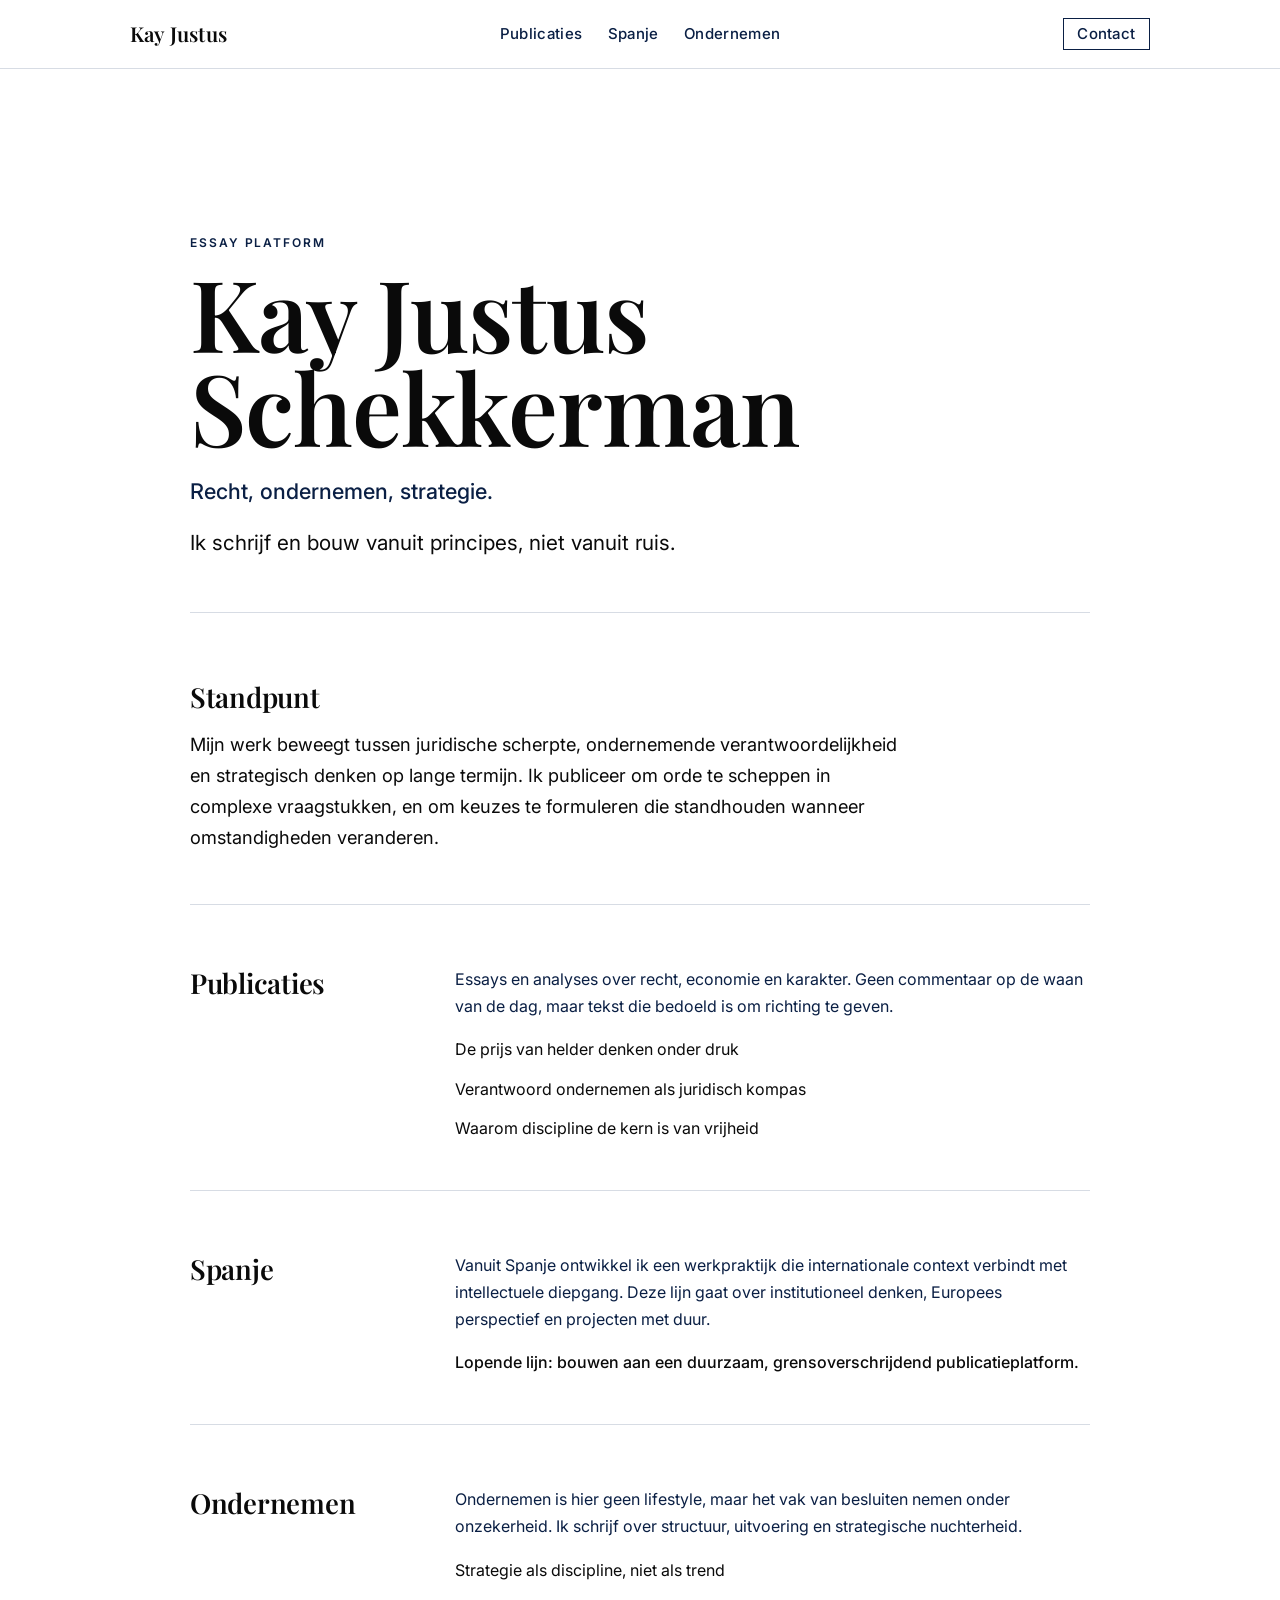
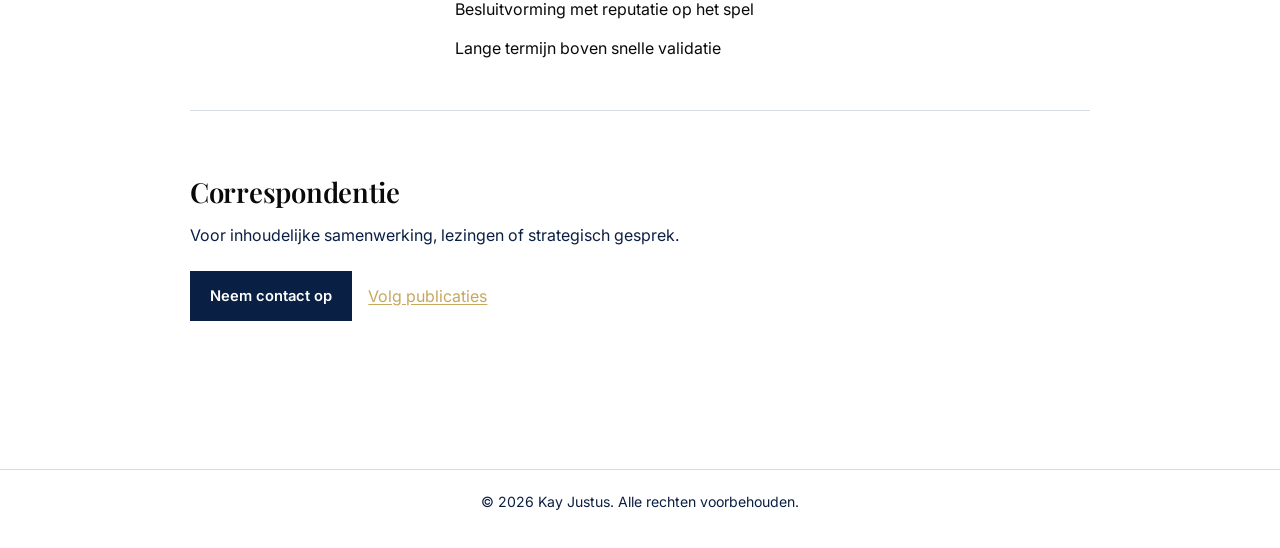
<file: index.html>
<!doctype html>
<html lang="nl">
  <head>
    <meta charset="UTF-8" />
    <meta name="viewport" content="width=device-width, initial-scale=1.0" />
    <meta
      name="description"
      content="Kay Justus Schekkerman schrijft over recht, ondernemen en strategie vanuit een klassiek en principieel perspectief."
    />
    <title>Kay Justus Schekkerman</title>
    <link rel="preconnect" href="https://fonts.googleapis.com" />
    <link rel="preconnect" href="https://fonts.gstatic.com" crossorigin />
    <link
      href="https://fonts.googleapis.com/css2?family=Inter:wght@400;500;600&family=Playfair+Display:wght@500;600&display=swap"
      rel="stylesheet"
    />
    <link rel="stylesheet" href="styles.css" />
  </head>
  <body>
    <header class="site-header">
      <div class="page header-inner">
        <a class="brand" href="index.html" aria-label="Naar homepage">Kay Justus</a>
        <nav class="main-nav" aria-label="Hoofdnavigatie">
          <a href="publicaties.html" data-nav="publicaties">Publicaties</a>
          <a href="spanje.html" data-nav="spanje">Spanje</a>
          <a href="ondernemen.html" data-nav="ondernemen">Ondernemen</a>
        </nav>
        <a class="header-contact" href="/contact">Contact</a>
      </div>
    </header>

    <main class="page home-main">
      <!-- Subtle Great Wave texture source: Wikimedia Commons, public domain (PD-Art): https://commons.wikimedia.org/wiki/File:Great_Wave_off_Kanagawa2.jpg -->
      <section class="hero-editorial" aria-labelledby="site-title">
        <p class="hero-kicker">Essay Platform</p>
        <h1 id="site-title">Kay Justus Schekkerman</h1>
        <p class="hero-subtitle">Recht, ondernemen, strategie.</p>
        <p class="hero-signature">Ik schrijf en bouw vanuit principes, niet vanuit ruis.</p>
      </section>

      <section class="intro-editorial" aria-labelledby="intro-title">
        <h2 id="intro-title">Standpunt</h2>
        <p>
          Mijn werk beweegt tussen juridische scherpte, ondernemende verantwoordelijkheid en strategisch denken op
          lange termijn. Ik publiceer om orde te scheppen in complexe vraagstukken, en om keuzes te formuleren die
          standhouden wanneer omstandigheden veranderen.
        </p>
      </section>

      <section class="editorial-section" aria-labelledby="publicaties-title">
        <div class="section-headline-wrap">
          <h2 id="publicaties-title">Publicaties</h2>
        </div>
        <div class="section-content-wrap">
          <p>
            Essays en analyses over recht, economie en karakter. Geen commentaar op de waan van de dag, maar tekst die
            bedoeld is om richting te geven.
          </p>
          <ul class="editorial-links" aria-label="Recente publicaties">
            <li><a href="blog.html">De prijs van helder denken onder druk</a></li>
            <li><a href="publicaties.html">Verantwoord ondernemen als juridisch kompas</a></li>
            <li><a href="blog.html">Waarom discipline de kern is van vrijheid</a></li>
          </ul>
        </div>
      </section>

      <section class="editorial-section" aria-labelledby="spanje-title">
        <div class="section-headline-wrap">
          <h2 id="spanje-title">Spanje</h2>
        </div>
        <div class="section-content-wrap">
          <p>
            Vanuit Spanje ontwikkel ik een werkpraktijk die internationale context verbindt met intellectuele diepgang.
            Deze lijn gaat over institutioneel denken, Europees perspectief en projecten met duur.
          </p>
          <p class="single-line-note">Lopende lijn: bouwen aan een duurzaam, grensoverschrijdend publicatieplatform.</p>
        </div>
      </section>

      <section class="editorial-section" aria-labelledby="ondernemen-title">
        <div class="section-headline-wrap">
          <h2 id="ondernemen-title">Ondernemen</h2>
        </div>
        <div class="section-content-wrap">
          <p>
            Ondernemen is hier geen lifestyle, maar het vak van besluiten nemen onder onzekerheid. Ik schrijf over
            structuur, uitvoering en strategische nuchterheid.
          </p>
          <ul class="editorial-links" aria-label="Thema's ondernemen">
            <li><a href="ondernemen.html">Strategie als discipline, niet als trend</a></li>
            <li><a href="ondernemen.html">Besluitvorming met reputatie op het spel</a></li>
            <li><a href="ondernemen.html">Lange termijn boven snelle validatie</a></li>
          </ul>
        </div>
      </section>

      <section class="closing-cta" aria-labelledby="cta-title">
        <h2 id="cta-title">Correspondentie</h2>
        <p>Voor inhoudelijke samenwerking, lezingen of strategisch gesprek.</p>
        <div class="closing-cta-actions">
          <a class="button button-primary" href="/contact">Neem contact op</a>
          <a class="text-link" href="blog.html">Volg publicaties</a>
        </div>
      </section>
    </main>

    <footer class="footer">
      <p>© <span id="year"></span> Kay Justus. Alle rechten voorbehouden.</p>
    </footer>

    <script>
      document.getElementById('year').textContent = new Date().getFullYear();

      const normalizePathname = (pathname) => {
        if (!pathname) return '/';
        const withoutIndex = pathname.replace(/\/index\.html$/, '/');
        const withoutExtension = withoutIndex.replace(/\.html$/, '');
        return withoutExtension.replace(/\/+$/, '') || '/';
      };

      const updateActiveNavigation = () => {
        const currentPath = normalizePathname(window.location.pathname);
        const isPublicatiesRoute = /^\/(publicaties|blog|writings)(\/|$)/.test(currentPath);
        const isSpanjeRoute = /^\/spanje(\/|$)/.test(currentPath);
        const isOndernemenRoute = /^\/ondernemen(\/|$)/.test(currentPath);
        const isContactRoute = /^\/contact(\/|$)/.test(currentPath);

        document.querySelectorAll('.main-nav [data-nav]').forEach((link) => {
          const isPublicatiesActive = link.dataset.nav === 'publicaties' && isPublicatiesRoute;
          const isSpanjeActive = link.dataset.nav === 'spanje' && isSpanjeRoute;
          const isOndernemenActive = link.dataset.nav === 'ondernemen' && isOndernemenRoute;

          if (isPublicatiesActive || isSpanjeActive || isOndernemenActive) {
            link.setAttribute('aria-current', 'page');
          } else {
            link.removeAttribute('aria-current');
          }
        });

        const contactLink = document.querySelector('.header-contact');

        if (contactLink) {
          if (isContactRoute) {
            contactLink.setAttribute('aria-current', 'page');
          } else {
            contactLink.removeAttribute('aria-current');
          }
        }
      };

      updateActiveNavigation();
    </script>
  </body>
</html>
</file>
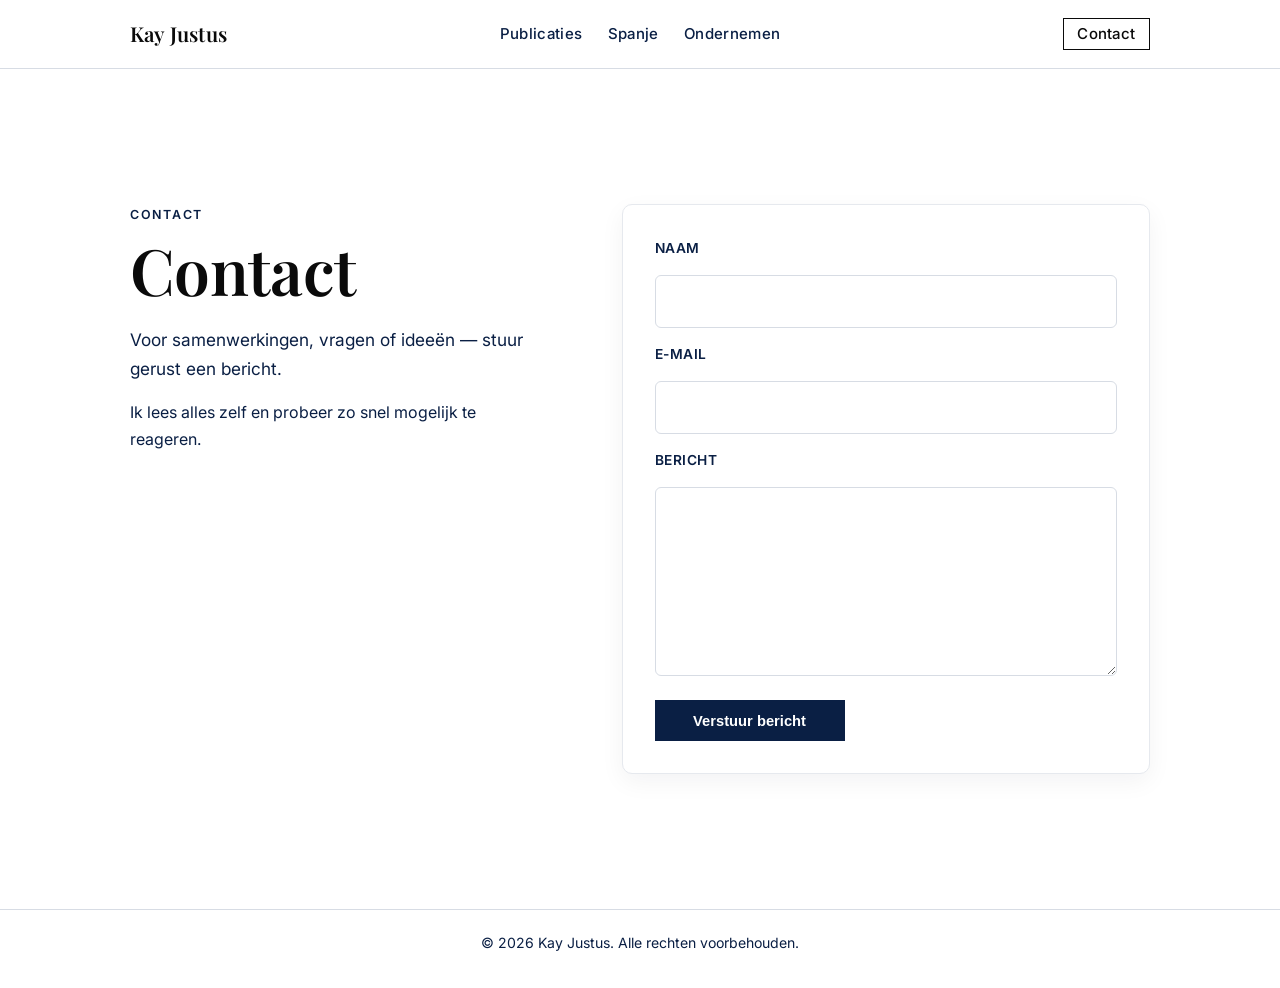
<file: contact/index.html>
<!doctype html>
<html lang="nl">
  <head>
    <meta charset="UTF-8" />
    <meta name="viewport" content="width=device-width, initial-scale=1.0" />
    <meta
      name="description"
      content="Contactpagina van Kay Justus voor samenwerkingen, redactionele vragen en professionele aanvragen."
    />
    <title>Contact | Kay Justus</title>
    <link rel="preconnect" href="https://fonts.googleapis.com" />
    <link rel="preconnect" href="https://fonts.gstatic.com" crossorigin />
    <link
      href="https://fonts.googleapis.com/css2?family=Inter:wght@400;500;600&family=Playfair+Display:wght@500;600&display=swap"
      rel="stylesheet"
    />
    <link rel="stylesheet" href="../styles.css" />
  </head>
  <body>
    <header class="site-header">
      <div class="page header-inner">
        <a class="brand" href="/" aria-label="Naar homepage">Kay Justus</a>
        <nav class="main-nav" aria-label="Hoofdnavigatie">
          <a href="/publicaties.html" data-nav="publicaties">Publicaties</a>
          <a href="/spanje.html" data-nav="spanje">Spanje</a>
          <a href="/ondernemen.html" data-nav="ondernemen">Ondernemen</a>
        </nav>
        <a class="header-contact" href="/contact" aria-current="page">Contact</a>
      </div>
    </header>

    <main class="page">
      <section class="contact-layout" aria-labelledby="contact-title">
        <div class="contact-intro">
          <p class="eyebrow">Contact</p>
          <h1 id="contact-title">Contact</h1>
          <p class="contact-lead">Voor samenwerkingen, vragen of ideeën — stuur gerust een bericht.</p>
          <p class="contact-note">Ik lees alles zelf en probeer zo snel mogelijk te reageren.</p>
        </div>

        <div class="contact-form-shell" aria-live="polite">
          <form id="contact-form" class="contact-form" novalidate>
            <label for="name">Naam</label>
            <input id="name" name="name" type="text" required autocomplete="name" />

            <label for="email">E-mail</label>
            <input id="email" name="email" type="email" required autocomplete="email" />

            <label for="message">Bericht</label>
            <textarea id="message" name="message" rows="6" required></textarea>

            <button type="submit" class="button button-primary">Verstuur bericht</button>
            <p id="form-message" class="form-feedback" hidden></p>
          </form>
        </div>
      </section>
    </main>

    <footer class="footer">
      <p>© <span id="year"></span> Kay Justus. Alle rechten voorbehouden.</p>
    </footer>

    <script>
      document.getElementById('year').textContent = new Date().getFullYear();

      const form = document.getElementById('contact-form');
      const feedback = document.getElementById('form-message');

      form.addEventListener('submit', (event) => {
        event.preventDefault();

        if (!form.checkValidity()) {
          feedback.hidden = false;
          feedback.textContent = 'Controleer of alle verplichte velden zijn ingevuld.';
          feedback.classList.add('is-error');
          feedback.classList.remove('is-success');
          form.reportValidity();
          return;
        }

        feedback.hidden = false;
        feedback.textContent = 'Bericht verzonden. Ik neem snel contact op.';
        feedback.classList.add('is-success');
        feedback.classList.remove('is-error');
        form.reset();
      });
    </script>
  </body>
</html>
</file>
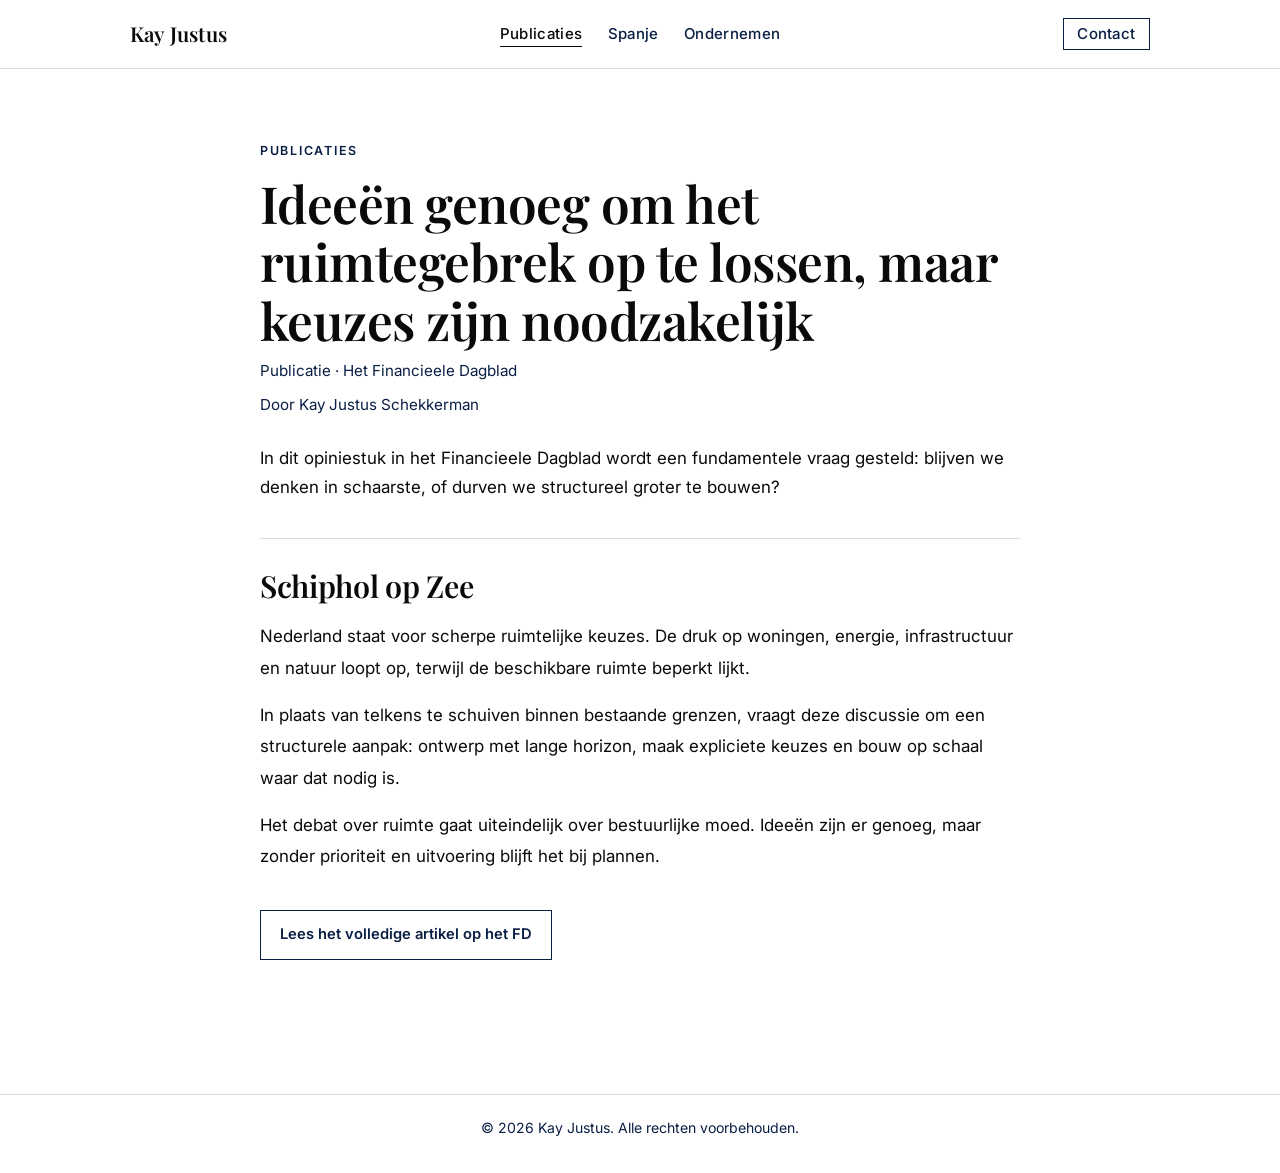
<file: blog.html>
<!doctype html>
<html lang="nl">
  <head>
    <meta charset="UTF-8" />
    <meta name="viewport" content="width=device-width, initial-scale=1.0" />
    <meta
      name="description"
      content="Publicatiepagina van Kay Justus met een opiniestuk uit Het Financieele Dagblad over ruimtelijke keuzes in Nederland."
    />
    <title>Ideeën genoeg om het ruimtegebrek op te lossen, maar keuzes zijn noodzakelijk | Publicaties</title>
    <link rel="preconnect" href="https://fonts.googleapis.com" />
    <link rel="preconnect" href="https://fonts.gstatic.com" crossorigin />
    <link
      href="https://fonts.googleapis.com/css2?family=Inter:wght@400;500;600&family=Playfair+Display:wght@500;600&display=swap"
      rel="stylesheet"
    />
    <link rel="stylesheet" href="styles.css" />
  </head>
  <body>
    <header class="site-header">
      <div class="page header-inner">
        <a class="brand" href="index.html" aria-label="Naar homepage">Kay Justus</a>
        <nav class="main-nav" aria-label="Hoofdnavigatie">
          <a href="publicaties.html" data-nav="publicaties">Publicaties</a>
          <a href="spanje.html" data-nav="spanje">Spanje</a>
          <a href="ondernemen.html" data-nav="ondernemen">Ondernemen</a>
        </nav>
        <a class="header-contact" href="/contact">Contact</a>
      </div>
    </header>

    <main class="page publication-page">
      <section class="publication-header" aria-labelledby="publication-title">
        <p class="eyebrow">Publicaties</p>
        <h1 id="publication-title">Ideeën genoeg om het ruimtegebrek op te lossen, maar keuzes zijn noodzakelijk</h1>
        <p class="publication-meta">Publicatie · Het Financieele Dagblad</p>
        <p class="publication-author">Door Kay Justus Schekkerman</p>
        <p class="publication-intro">
          In dit opiniestuk in het Financieele Dagblad wordt een fundamentele vraag gesteld: blijven we denken in
          schaarste, of durven we structureel groter te bouwen?
        </p>
      </section>

      <article class="fd-article" aria-labelledby="fd-article-title">
        <h2 id="fd-article-title">Schiphol op Zee</h2>
        <p>
          Nederland staat voor scherpe ruimtelijke keuzes. De druk op woningen, energie, infrastructuur en natuur loopt
          op, terwijl de beschikbare ruimte beperkt lijkt.
        </p>
        <p>
          In plaats van telkens te schuiven binnen bestaande grenzen, vraagt deze discussie om een structurele aanpak:
          ontwerp met lange horizon, maak expliciete keuzes en bouw op schaal waar dat nodig is.
        </p>
        <p>
          Het debat over ruimte gaat uiteindelijk over bestuurlijke moed. Ideeën zijn er genoeg, maar zonder prioriteit
          en uitvoering blijft het bij plannen.
        </p>
      </article>

      <nav class="actions publication-actions" aria-label="Externe link naar publicatie">
        <a
          class="button button-secondary"
          href="https://fd.nl/opinie/1590535/ideeen-genoeg-om-het-ruimtegebrek-op-te-lossen-maar-keuzes-zijn-noodzakelijk"
          target="_blank"
          rel="noopener noreferrer"
          >Lees het volledige artikel op het FD</a
        >
      </nav>
    </main>

    <footer class="footer">
      <p>© <span id="year"></span> Kay Justus. Alle rechten voorbehouden.</p>
    </footer>

    <script>
      document.getElementById('year').textContent = new Date().getFullYear();

      const normalizePathname = (pathname) => {
        if (!pathname) return '/';
        const withoutIndex = pathname.replace(/\/index\.html$/, '/');
        const withoutExtension = withoutIndex.replace(/\.html$/, '');
        return withoutExtension.replace(/\/+$/, '') || '/';
      };

      const updateActiveNavigation = () => {
        const currentPath = normalizePathname(window.location.pathname);
        const isPublicatiesRoute = /^\/(publicaties|blog|writings)(\/|$)/.test(currentPath);
        const isSpanjeRoute = /^\/spanje(\/|$)/.test(currentPath);
        const isOndernemenRoute = /^\/ondernemen(\/|$)/.test(currentPath);
        const isContactRoute = /^\/contact(\/|$)/.test(currentPath);

        document.querySelectorAll('.main-nav [data-nav]').forEach((link) => {
          const isPublicatiesActive = link.dataset.nav === 'publicaties' && isPublicatiesRoute;
          const isSpanjeActive = link.dataset.nav === 'spanje' && isSpanjeRoute;
          const isOndernemenActive = link.dataset.nav === 'ondernemen' && isOndernemenRoute;

          if (isPublicatiesActive || isSpanjeActive || isOndernemenActive) {
            link.setAttribute('aria-current', 'page');
          } else {
            link.removeAttribute('aria-current');
          }
        });

        const contactLink = document.querySelector('.header-contact');

        if (contactLink) {
          if (isContactRoute) {
            contactLink.setAttribute('aria-current', 'page');
          } else {
            contactLink.removeAttribute('aria-current');
          }
        }
      };

      updateActiveNavigation();
    </script>
  </body>
</html>
</file>
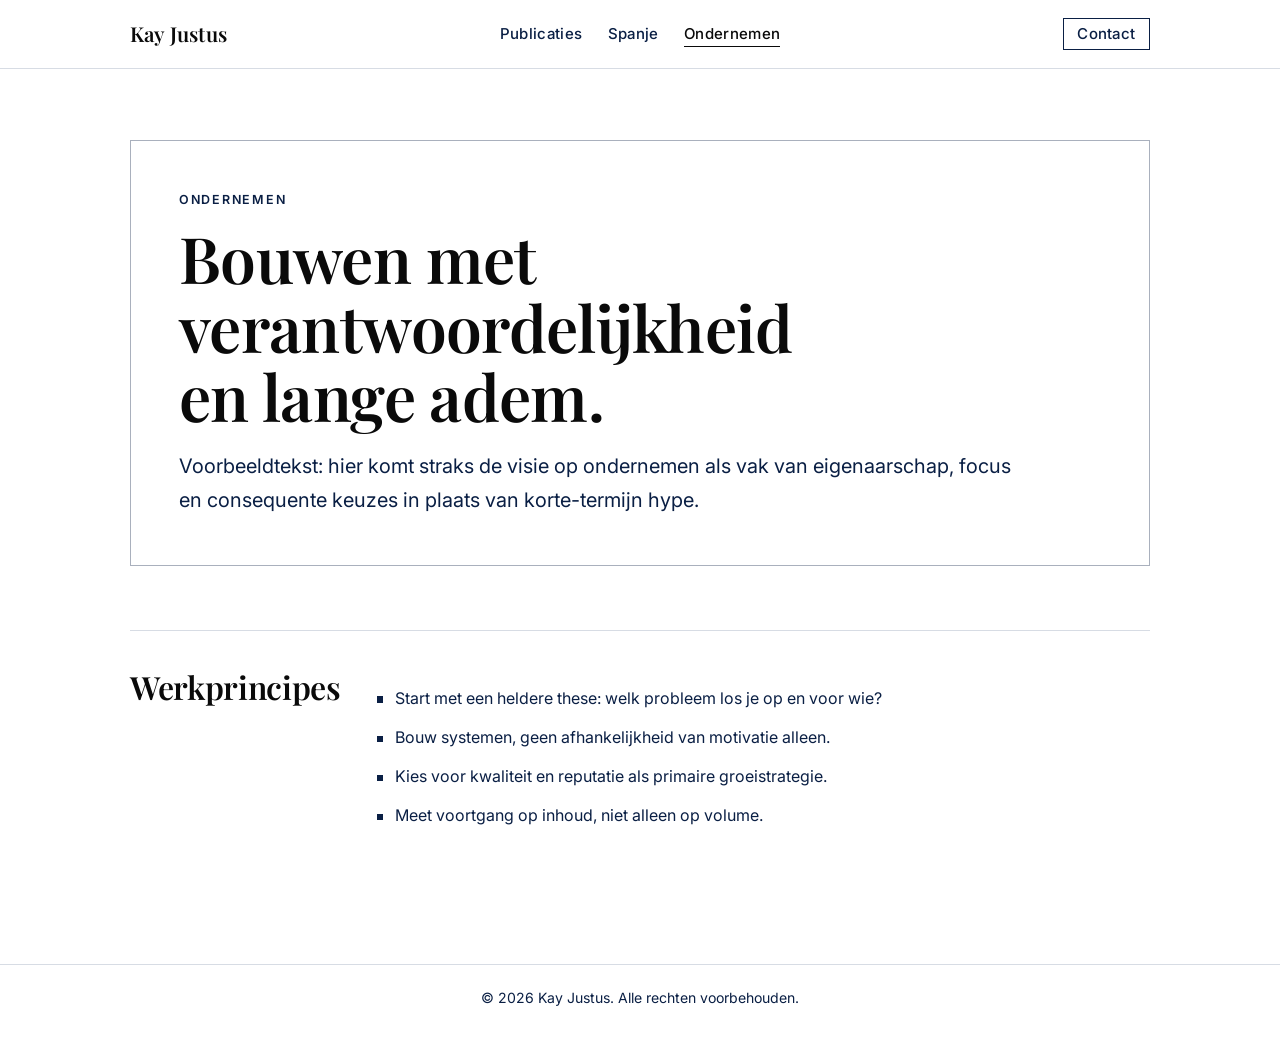
<file: ondernemen.html>
<!doctype html>
<html lang="nl">
  <head>
    <meta charset="UTF-8" />
    <meta name="viewport" content="width=device-width, initial-scale=1.0" />
    <meta
      name="description"
      content="Ondernemen-pagina van Kay Justus met ideeën over bouwen, eigenaarschap en duurzame zakelijke keuzes."
    />
    <title>Ondernemen | Kay Justus</title>
    <link rel="preconnect" href="https://fonts.googleapis.com" />
    <link rel="preconnect" href="https://fonts.gstatic.com" crossorigin />
    <link
      href="https://fonts.googleapis.com/css2?family=Inter:wght@400;500;600&family=Playfair+Display:wght@500;600&display=swap"
      rel="stylesheet"
    />
    <link rel="stylesheet" href="styles.css" />
  </head>
  <body>
    <header class="site-header">
      <div class="page header-inner">
        <a class="brand" href="index.html" aria-label="Naar homepage">Kay Justus</a>
        <nav class="main-nav" aria-label="Hoofdnavigatie">
          <a href="publicaties.html" data-nav="publicaties">Publicaties</a>
          <a href="spanje.html" data-nav="spanje">Spanje</a>
          <a href="ondernemen.html" data-nav="ondernemen">Ondernemen</a>
        </nav>
        <a class="header-contact" href="/contact">Contact</a>
      </div>
    </header>

    <main class="page">
      <section class="hero" aria-labelledby="ondernemen-title">
        <p class="eyebrow">Ondernemen</p>
        <h1 id="ondernemen-title">Bouwen met verantwoordelijkheid en lange adem.</h1>
        <p class="positioning">
          Voorbeeldtekst: hier komt straks de visie op ondernemen als vak van eigenaarschap, focus en consequente
          keuzes in plaats van korte-termijn hype.
        </p>
      </section>

      <section class="section-grid" aria-labelledby="principes-title">
        <h2 id="principes-title">Werkprincipes</h2>
        <div class="section-body">
          <ul class="structured-list">
            <li>Start met een heldere these: welk probleem los je op en voor wie?</li>
            <li>Bouw systemen, geen afhankelijkheid van motivatie alleen.</li>
            <li>Kies voor kwaliteit en reputatie als primaire groeistrategie.</li>
            <li>Meet voortgang op inhoud, niet alleen op volume.</li>
          </ul>
        </div>
      </section>
    </main>

    <footer class="footer">
      <p>© <span id="year"></span> Kay Justus. Alle rechten voorbehouden.</p>
    </footer>

    <script>
      document.getElementById('year').textContent = new Date().getFullYear();

      const normalizePathname = (pathname) => {
        if (!pathname) return '/';
        const withoutIndex = pathname.replace(/\/index\.html$/, '/');
        const withoutExtension = withoutIndex.replace(/\.html$/, '');
        return withoutExtension.replace(/\/+$/, '') || '/';
      };

      const updateActiveNavigation = () => {
        const currentPath = normalizePathname(window.location.pathname);
        const isPublicatiesRoute = /^\/(publicaties|blog|writings)(\/|$)/.test(currentPath);
        const isSpanjeRoute = /^\/spanje(\/|$)/.test(currentPath);
        const isOndernemenRoute = /^\/ondernemen(\/|$)/.test(currentPath);
        const isContactRoute = /^\/contact(\/|$)/.test(currentPath);

        document.querySelectorAll('.main-nav [data-nav]').forEach((link) => {
          const isPublicatiesActive = link.dataset.nav === 'publicaties' && isPublicatiesRoute;
          const isSpanjeActive = link.dataset.nav === 'spanje' && isSpanjeRoute;
          const isOndernemenActive = link.dataset.nav === 'ondernemen' && isOndernemenRoute;

          if (isPublicatiesActive || isSpanjeActive || isOndernemenActive) {
            link.setAttribute('aria-current', 'page');
          } else {
            link.removeAttribute('aria-current');
          }
        });

        const contactLink = document.querySelector('.header-contact');

        if (contactLink) {
          if (isContactRoute) {
            contactLink.setAttribute('aria-current', 'page');
          } else {
            contactLink.removeAttribute('aria-current');
          }
        }
      };

      updateActiveNavigation();
    </script>
  </body>
</html>
</file>
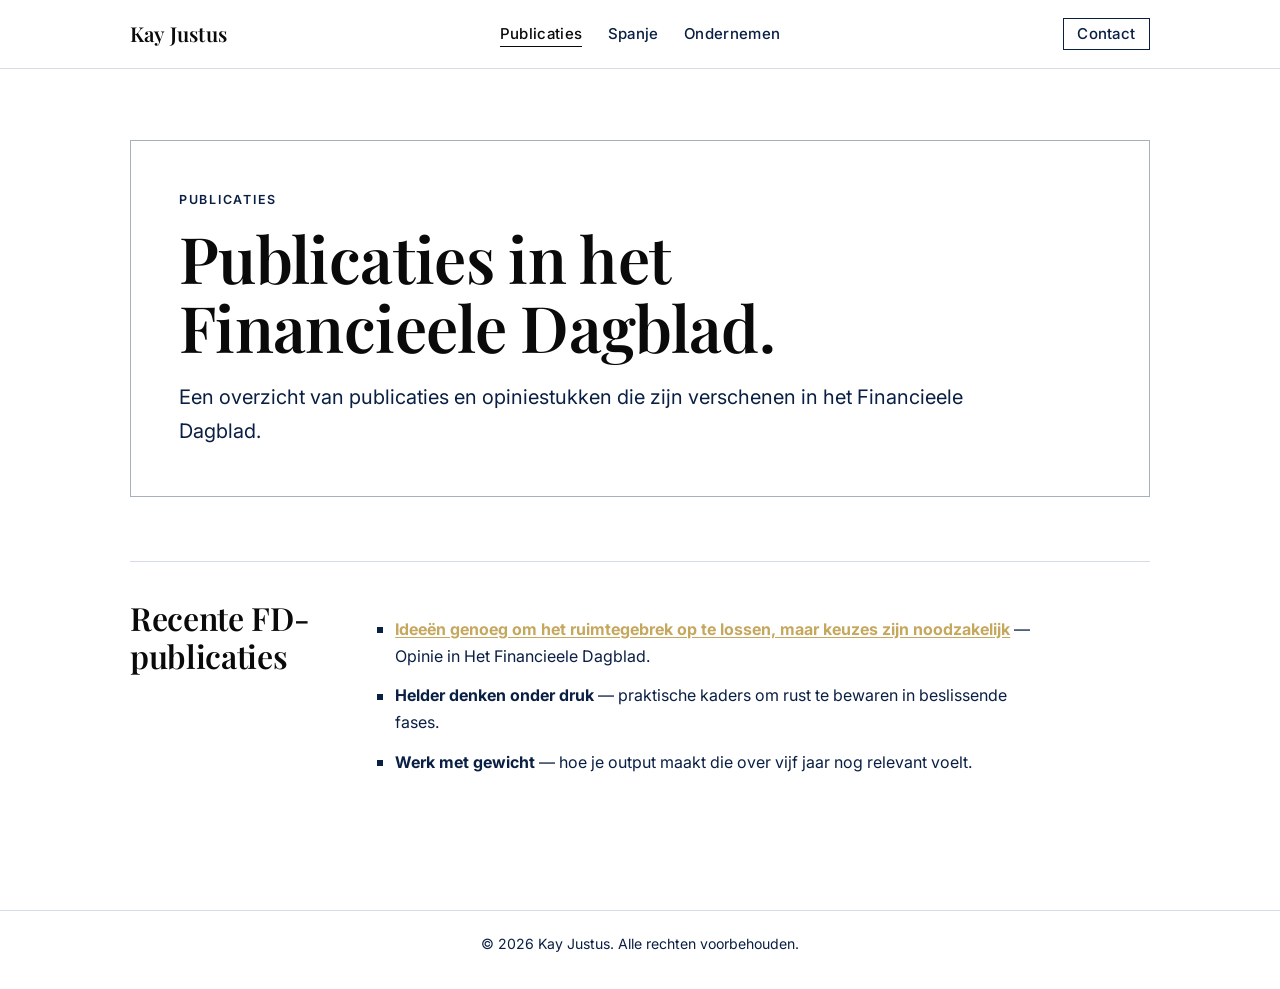
<file: publicaties.html>
<!doctype html>
<html lang="nl">
  <head>
    <meta charset="UTF-8" />
    <meta name="viewport" content="width=device-width, initial-scale=1.0" />
    <meta
      name="description"
      content="Publicaties van Kay Justus met essays, notities en langere stukken over business, karakter en levensrichting."
    />
    <title>Publicaties | Kay Justus</title>
    <link rel="preconnect" href="https://fonts.googleapis.com" />
    <link rel="preconnect" href="https://fonts.gstatic.com" crossorigin />
    <link
      href="https://fonts.googleapis.com/css2?family=Inter:wght@400;500;600&family=Playfair+Display:wght@500;600&display=swap"
      rel="stylesheet"
    />
    <link rel="stylesheet" href="styles.css" />
  </head>
  <body>
    <header class="site-header">
      <div class="page header-inner">
        <a class="brand" href="index.html" aria-label="Naar homepage">Kay Justus</a>
        <nav class="main-nav" aria-label="Hoofdnavigatie">
          <a href="publicaties.html" data-nav="publicaties">Publicaties</a>
          <a href="spanje.html" data-nav="spanje">Spanje</a>
          <a href="ondernemen.html" data-nav="ondernemen">Ondernemen</a>
        </nav>
        <a class="header-contact" href="/contact">Contact</a>
      </div>
    </header>

    <main class="page">
      <section class="hero" aria-labelledby="publicaties-title">
        <p class="eyebrow">Publicaties</p>
        <h1 id="publicaties-title">Publicaties in het Financieele Dagblad.</h1>
        <p class="positioning">
          Een overzicht van publicaties en opiniestukken die zijn verschenen in het Financieele Dagblad.
        </p>
      </section>

      <section class="section-grid" aria-labelledby="voorbeeld-titels-title">
        <h2 id="voorbeeld-titels-title">Recente FD-publicaties</h2>
        <div class="section-body">
          <ul class="structured-list">
            <li><strong><a class="text-link" href="blog.html">Ideeën genoeg om het ruimtegebrek op te lossen, maar keuzes zijn noodzakelijk</a></strong> — Opinie in Het Financieele Dagblad.</li>
            <li><strong>Helder denken onder druk</strong> — praktische kaders om rust te bewaren in beslissende fases.</li>
            <li><strong>Werk met gewicht</strong> — hoe je output maakt die over vijf jaar nog relevant voelt.</li>
          </ul>
        </div>
      </section>
    </main>

    <footer class="footer">
      <p>© <span id="year"></span> Kay Justus. Alle rechten voorbehouden.</p>
    </footer>

    <script>
      document.getElementById('year').textContent = new Date().getFullYear();

      const normalizePathname = (pathname) => {
        if (!pathname) return '/';
        const withoutIndex = pathname.replace(/\/index\.html$/, '/');
        const withoutExtension = withoutIndex.replace(/\.html$/, '');
        return withoutExtension.replace(/\/+$/, '') || '/';
      };

      const updateActiveNavigation = () => {
        const currentPath = normalizePathname(window.location.pathname);
        const isPublicatiesRoute = /^\/(publicaties|blog|writings)(\/|$)/.test(currentPath);
        const isSpanjeRoute = /^\/spanje(\/|$)/.test(currentPath);
        const isOndernemenRoute = /^\/ondernemen(\/|$)/.test(currentPath);
        const isContactRoute = /^\/contact(\/|$)/.test(currentPath);

        document.querySelectorAll('.main-nav [data-nav]').forEach((link) => {
          const isPublicatiesActive = link.dataset.nav === 'publicaties' && isPublicatiesRoute;
          const isSpanjeActive = link.dataset.nav === 'spanje' && isSpanjeRoute;
          const isOndernemenActive = link.dataset.nav === 'ondernemen' && isOndernemenRoute;

          if (isPublicatiesActive || isSpanjeActive || isOndernemenActive) {
            link.setAttribute('aria-current', 'page');
          } else {
            link.removeAttribute('aria-current');
          }
        });

        const contactLink = document.querySelector('.header-contact');

        if (contactLink) {
          if (isContactRoute) {
            contactLink.setAttribute('aria-current', 'page');
          } else {
            contactLink.removeAttribute('aria-current');
          }
        }
      };

      updateActiveNavigation();
    </script>
  </body>
</html>
</file>
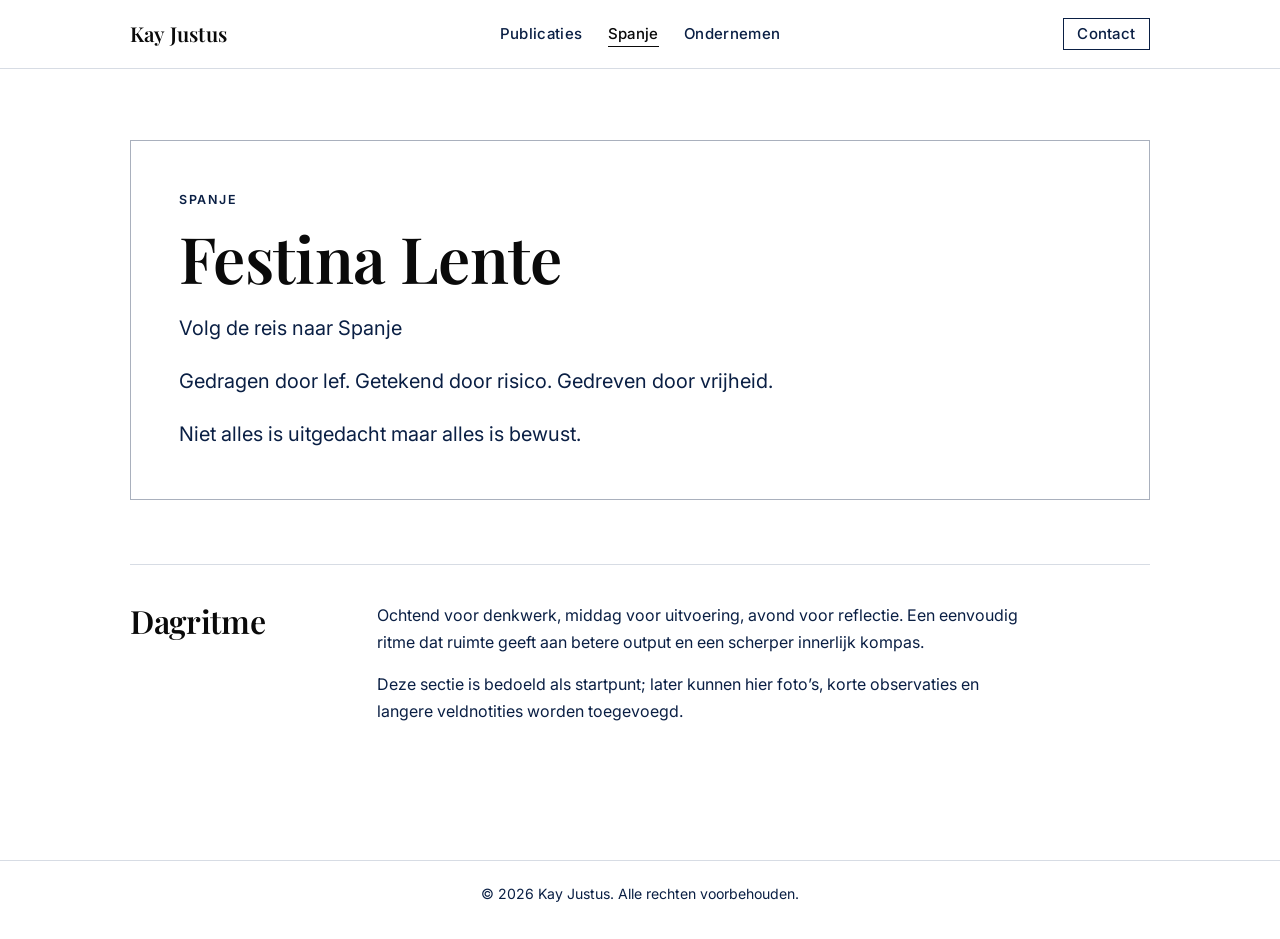
<file: spanje.html>
<!doctype html>
<html lang="nl">
  <head>
    <meta charset="UTF-8" />
    <meta name="viewport" content="width=device-width, initial-scale=1.0" />
    <meta
      name="description"
      content="Spanje-pagina van Kay Justus met context over leven, werkritme en creatieve focus vanuit het zuiden van Europa."
    />
    <title>Spanje | Kay Justus</title>
    <link rel="preconnect" href="https://fonts.googleapis.com" />
    <link rel="preconnect" href="https://fonts.gstatic.com" crossorigin />
    <link
      href="https://fonts.googleapis.com/css2?family=Inter:wght@400;500;600&family=Playfair+Display:wght@500;600&display=swap"
      rel="stylesheet"
    />
    <link rel="stylesheet" href="styles.css" />
  </head>
  <body>
    <header class="site-header">
      <div class="page header-inner">
        <a class="brand" href="index.html" aria-label="Naar homepage">Kay Justus</a>
        <nav class="main-nav" aria-label="Hoofdnavigatie">
          <a href="publicaties.html" data-nav="publicaties">Publicaties</a>
          <a href="spanje.html" data-nav="spanje">Spanje</a>
          <a href="ondernemen.html" data-nav="ondernemen">Ondernemen</a>
        </nav>
        <a class="header-contact" href="/contact">Contact</a>
      </div>
    </header>

    <main class="page">
      <section class="hero" aria-labelledby="spanje-title">
        <p class="eyebrow">Spanje</p>
        <h1 id="spanje-title">Festina Lente</h1>
        <p class="positioning">Volg de reis naar Spanje</p>
        <p class="positioning">Gedragen door lef. Getekend door risico. Gedreven door vrijheid.</p>
        <p class="positioning">Niet alles is uitgedacht maar alles is bewust.</p>
      </section>

      <section class="section-grid" aria-labelledby="dagritme-title">
        <h2 id="dagritme-title">Dagritme</h2>
        <div class="section-body">
          <p>
            Ochtend voor denkwerk, middag voor uitvoering, avond voor reflectie. Een eenvoudig ritme dat ruimte geeft
            aan betere output en een scherper innerlijk kompas.
          </p>
          <p>
            Deze sectie is bedoeld als startpunt; later kunnen hier foto’s, korte observaties en langere veldnotities
            worden toegevoegd.
          </p>
        </div>
      </section>
    </main>

    <footer class="footer">
      <p>© <span id="year"></span> Kay Justus. Alle rechten voorbehouden.</p>
    </footer>

    <script>
      document.getElementById('year').textContent = new Date().getFullYear();

      const normalizePathname = (pathname) => {
        if (!pathname) return '/';
        const withoutIndex = pathname.replace(/\/index\.html$/, '/');
        const withoutExtension = withoutIndex.replace(/\.html$/, '');
        return withoutExtension.replace(/\/+$/, '') || '/';
      };

      const updateActiveNavigation = () => {
        const currentPath = normalizePathname(window.location.pathname);
        const isPublicatiesRoute = /^\/(publicaties|blog|writings)(\/|$)/.test(currentPath);
        const isSpanjeRoute = /^\/spanje(\/|$)/.test(currentPath);
        const isOndernemenRoute = /^\/ondernemen(\/|$)/.test(currentPath);
        const isContactRoute = /^\/contact(\/|$)/.test(currentPath);

        document.querySelectorAll('.main-nav [data-nav]').forEach((link) => {
          const isPublicatiesActive = link.dataset.nav === 'publicaties' && isPublicatiesRoute;
          const isSpanjeActive = link.dataset.nav === 'spanje' && isSpanjeRoute;
          const isOndernemenActive = link.dataset.nav === 'ondernemen' && isOndernemenRoute;

          if (isPublicatiesActive || isSpanjeActive || isOndernemenActive) {
            link.setAttribute('aria-current', 'page');
          } else {
            link.removeAttribute('aria-current');
          }
        });

        const contactLink = document.querySelector('.header-contact');

        if (contactLink) {
          if (isContactRoute) {
            contactLink.setAttribute('aria-current', 'page');
          } else {
            contactLink.removeAttribute('aria-current');
          }
        }
      };

      updateActiveNavigation();
    </script>
  </body>
</html>
</file>
<file: styles.css>
:root {
  --background: #ffffff;
  --surface: #ffffff;
  --surface-strong: #f2f4f7;
  --text-primary: #0a0a0a;
  --text-secondary: #0a1f44;
  --border: #d7dce4;
  --primary: #0a1f44;
  --secondary: #081734;
  --accent: #c6a75e;
  --accent-soft: #0a1f44;
  --shadow-soft: none;

  --great-wave-image: url('https://upload.wikimedia.org/wikipedia/commons/0/0d/Great_Wave_off_Kanagawa2.jpg');
}

* {
  box-sizing: border-box;
}

html,
body {
  margin: 0;
  padding: 0;
  background: var(--background);
  color: var(--text-primary);
  font-family: 'Inter', -apple-system, BlinkMacSystemFont, 'Segoe UI', sans-serif;
  line-height: 1.7;
}

a {
  color: inherit;
}

.page {
  width: min(1020px, calc(100% - 3rem));
  margin: 0 auto;
}

.site-header {
  border-bottom: 1px solid var(--border);
  background: var(--background);
  position: sticky;
  top: 0;
  z-index: 20;
}

.header-inner {
  display: grid;
  grid-template-columns: minmax(0, 1fr) auto minmax(0, 1fr);
  align-items: center;
  padding: 1.05rem 0;
}

.brand {
  justify-self: start;
  text-decoration: none;
  font-family: 'Playfair Display', Georgia, serif;
  font-size: 1.28rem;
  font-weight: 600;
  letter-spacing: 0.01em;
}

.main-nav {
  display: flex;
  align-items: center;
  gap: 1.6rem;
  justify-self: center;
}

.main-nav a,
.header-contact {
  text-decoration: none;
  font-family: 'Inter', sans-serif;
  font-weight: 500;
  font-size: 15px;
  color: var(--text-secondary);
  letter-spacing: 0.02em;
  font-style: normal;
}

.main-nav a {
  padding: 0;
  border-radius: 0;
  border-bottom: 1px solid transparent;
  transition: color 0.2s ease, border-color 0.2s ease;
}

.main-nav a:hover,
.main-nav a:focus-visible {
  color: #06132a;
  border-bottom-color: rgba(10, 31, 68, 0.3);
}

.main-nav a[aria-current='page'] {
  color: var(--text-primary);
  font-weight: 500;
  border-bottom-color: var(--text-primary);
}

.header-contact {
  justify-self: end;
  border: 1px solid var(--primary);
  padding: 0.38rem 0.85rem;
  line-height: 1.2;
  transition: color 0.2s ease, border-color 0.2s ease, background-color 0.2s ease;
}

.header-contact:hover,
.header-contact:focus-visible {
  color: var(--secondary);
  border-color: var(--accent);
  background: rgba(198, 167, 94, 0.08);
}

.header-contact[aria-current='page'] {
  color: var(--text-primary);
  font-weight: 500;
  border-color: var(--text-primary);
}

main.page {
  padding: clamp(2.4rem, 6vw, 4.4rem) 0;
}


.home-main {
  max-width: 900px;
}

.hero-editorial {
  position: relative;
  isolation: isolate;
  overflow: hidden;
  padding: clamp(2.8rem, 8vw, 5.8rem) 0 clamp(2.1rem, 5vw, 3.2rem);
  border-bottom: 1px solid var(--border);
}

.hero-editorial::before {
  content: '';
  position: absolute;
  inset: 0;
  background-image: var(--great-wave-image);
  background-repeat: no-repeat;
  background-size: cover;
  background-position: center 24%;
  opacity: 0.065;
  filter: saturate(75%) contrast(88%);
  transform: scale(1.03);
  z-index: -2;
}

.hero-editorial::after {
  content: '';
  position: absolute;
  inset: 0;
  background: linear-gradient(180deg, rgba(255, 255, 255, 0.88) 0%, rgba(255, 255, 255, 0.94) 100%);
  z-index: -1;
}

.hero-editorial > * {
  position: relative;
}

.hero-kicker {
  margin: 0;
  font-size: 0.75rem;
  letter-spacing: 0.16em;
  text-transform: uppercase;
  color: var(--text-secondary);
  font-weight: 600;
}

.hero-editorial h1 {
  margin: 0.75rem 0 0;
  font-size: clamp(3.3rem, 10vw, 6.2rem);
  line-height: 0.95;
  max-width: 11ch;
}

.hero-subtitle {
  margin: 1.2rem 0 0;
  color: var(--text-secondary);
  font-size: clamp(1.05rem, 2.1vw, 1.35rem);
  font-weight: 500;
}

.hero-signature {
  margin: 1rem 0 0;
  max-width: 58ch;
  font-size: clamp(1.08rem, 2vw, 1.3rem);
  color: var(--text-primary);
}

.intro-editorial {
  margin-top: clamp(2.4rem, 6vw, 4.2rem);
  padding-bottom: clamp(2rem, 5vw, 3.2rem);
  border-bottom: 1px solid var(--border);
}

.intro-editorial h2,
.editorial-section h2,
.closing-cta h2 {
  font-size: clamp(1.35rem, 2.2vw, 1.72rem);
  line-height: 1.2;
}

.intro-editorial p {
  margin: 1rem 0 0;
  max-width: 66ch;
  color: var(--text-primary);
  font-size: clamp(1rem, 1.8vw, 1.14rem);
}

.editorial-section {
  margin-top: clamp(2.3rem, 6vw, 3.8rem);
  padding-bottom: clamp(2rem, 4.5vw, 3rem);
  border-bottom: 1px solid var(--border);
  display: grid;
  grid-template-columns: minmax(170px, 220px) 1fr;
  gap: 1.4rem 2.8rem;
}

.section-content-wrap {
  max-width: 64ch;
}

.section-content-wrap p {
  margin: 0;
  color: var(--text-secondary);
}

.single-line-note {
  margin-top: 1rem !important;
  color: var(--text-primary) !important;
  font-weight: 500;
}

.editorial-links {
  list-style: none;
  padding: 0;
  margin: 1rem 0 0;
  display: grid;
  gap: 0.75rem;
}

.editorial-links a {
  text-decoration: none;
  color: var(--text-primary);
  border-bottom: 1px solid transparent;
  transition: border-color 0.2s ease, color 0.2s ease;
}

.editorial-links a:hover,
.editorial-links a:focus-visible {
  color: var(--secondary);
  border-bottom-color: rgba(10, 31, 68, 0.35);
}

.closing-cta {
  margin-top: clamp(2.4rem, 6vw, 4rem);
  padding-bottom: 0.8rem;
}

.closing-cta p {
  margin: 0.85rem 0 0;
  color: var(--text-secondary);
}

.closing-cta-actions {
  margin-top: 1.4rem;
  display: flex;
  align-items: center;
  gap: 1rem;
}

.hero {
  border: 1px solid rgba(10, 31, 68, 0.35);
  background: #ffffff;
  box-shadow: var(--shadow-soft);
  padding: clamp(1.8rem, 4vw, 3rem);
}

.hero h1 {
  color: var(--text-primary);
}

.hero .eyebrow {
  color: var(--accent-soft);
}

.hero .positioning {
  color: var(--text-secondary);
}

.eyebrow {
  margin: 0;
  font-size: 0.78rem;
  font-weight: 600;
  letter-spacing: 0.14em;
  text-transform: uppercase;
  color: var(--accent-soft);
}

h1,
h2,
.blog-list h3 {
  margin: 0;
  font-family: 'Playfair Display', Georgia, serif;
  font-weight: 600;
  letter-spacing: -0.01em;
}

h1 {
  margin-top: 0.8rem;
  max-width: 16ch;
  font-size: clamp(2.3rem, 6vw, 4rem);
  line-height: 1.08;
}

.positioning {
  margin: 1.2rem 0 0;
  max-width: 64ch;
  font-size: clamp(1rem, 1.9vw, 1.25rem);
  color: var(--text-secondary);
}

.actions {
  margin-top: 1.8rem;
  display: flex;
  gap: 0.75rem;
  flex-wrap: wrap;
}

.button {
  display: inline-flex;
  align-items: center;
  justify-content: center;
  border-radius: 0;
  text-decoration: none;
  padding: 0.72rem 1.2rem;
  border: 1px solid transparent;
  font-size: 0.92rem;
  font-weight: 600;
  transition: background-color 0.2s ease, color 0.2s ease, border-color 0.2s ease;
}

.button-primary {
  background: var(--primary);
  color: #ffffff;
  border-color: var(--primary);
}

.button-primary:hover {
  background: var(--secondary);
  border-color: var(--secondary);
}

.button-secondary {
  background: transparent;
  border-color: var(--primary);
  color: var(--primary);
}

.button-secondary:hover {
  background: var(--surface-strong);
  border-color: var(--accent);
  color: var(--secondary);
}

.section-grid {
  margin-top: clamp(2.5rem, 5vw, 4rem);
  padding-top: clamp(1.7rem, 3vw, 2.3rem);
  border-top: 1px solid var(--border);
  display: grid;
  grid-template-columns: minmax(150px, 210px) 1fr;
  gap: 1rem 2.3rem;
}

h2 {
  font-size: clamp(1.45rem, 2.7vw, 2rem);
  line-height: 1.2;
}

.section-heading-link {
  text-decoration: none;
  transition: color 0.2s ease, text-decoration-color 0.2s ease;
}

.section-heading-link:hover,
.section-heading-link:focus-visible {
  color: var(--accent);
  text-decoration: underline;
  text-underline-offset: 0.14em;
}

.section-body {
  max-width: 66ch;
}

.section-body p {
  margin: 0;
  color: var(--text-secondary);
}

.section-body p + p {
  margin-top: 0.9rem;
}

.structured-list {
  margin: 1.05rem 0 0;
  padding: 0;
  list-style: none;
  display: grid;
  gap: 0.75rem;
}

.structured-list li {
  position: relative;
  padding-left: 1.15rem;
  color: var(--text-secondary);
}

.structured-list li::before {
  content: '';
  position: absolute;
  left: 0;
  top: 0.72em;
  width: 0.38rem;
  height: 0.38rem;
  background: var(--accent-soft);
}

.text-link {
  color: var(--accent);
  text-underline-offset: 0.14em;
}

.footer {
  border-top: 1px solid var(--border);
  margin-top: 4rem;
  padding: 1.3rem 1rem 2.1rem;
  text-align: center;
}

.footer p {
  margin: 0;
  font-size: 0.88rem;
  color: var(--text-secondary);
}

.blog-list ul {
  list-style: none;
  padding: 0;
  margin: 1rem 0 0;
  display: grid;
  gap: 1.1rem;
}

.blog-list li {
  border-bottom: 1px solid var(--border);
  padding-bottom: 1rem;
}

.blog-list li:last-child {
  border-bottom: 0;
  padding-bottom: 0;
}

.blog-list h3 {
  font-size: clamp(1.18rem, 2.1vw, 1.4rem);
  line-height: 1.3;
}

.blog-list p {
  margin: 0.5rem 0 0;
  color: var(--text-secondary);
}

@media (max-width: 760px) {
  .page {
    width: min(1020px, calc(100% - 1.4rem));
  }

  .header-inner {
    display: flex;
    flex-direction: column;
    align-items: flex-start;
    gap: 0.6rem;
  }

  .main-nav {
    gap: 1rem;
    flex-wrap: wrap;
    justify-self: auto;
  }

  .header-contact {
    justify-self: auto;
  }

  .hero {
    padding: 1.4rem;
  }

  .hero-editorial h1 {
    max-width: 100%;
    line-height: 1.02;
  }

  .editorial-section {
    grid-template-columns: 1fr;
    gap: 0.8rem;
  }

  .section-grid {
    grid-template-columns: 1fr;
    gap: 0.7rem;
  }

  .button {
    flex: 1;
    min-width: 180px;
  }

  .closing-cta-actions {
    flex-direction: column;
    align-items: flex-start;
  }
}

.contact-layout {
  margin-top: clamp(2rem, 5vw, 4rem);
  display: grid;
  grid-template-columns: minmax(260px, 1fr) minmax(320px, 1.2fr);
  gap: clamp(1.8rem, 4vw, 4rem);
  align-items: start;
}

.contact-intro h1 {
  margin-top: 0.65rem;
  max-width: 10ch;
}

.contact-lead {
  margin: 1.25rem 0 0;
  max-width: 42ch;
  color: var(--text-secondary);
  font-size: 1.08rem;
}

.contact-note {
  margin: 1rem 0 0;
  max-width: 38ch;
  color: var(--text-secondary);
}

.contact-form-shell {
  border: 1px solid #e6e9ee;
  background: #fff;
  box-shadow: 0 8px 24px rgba(12, 20, 36, 0.05);
  border-radius: 10px;
  padding: clamp(1.25rem, 2.5vw, 2rem);
}

.contact-form {
  display: grid;
  gap: 0.95rem;
}

.contact-form label {
  font-size: 0.86rem;
  letter-spacing: 0.04em;
  text-transform: uppercase;
  color: var(--text-secondary);
  font-weight: 600;
}

.contact-form input,
.contact-form textarea {
  width: 100%;
  border: 1px solid #d7dce4;
  border-radius: 6px;
  padding: 0.72rem 0.78rem;
  font: inherit;
  color: var(--text-primary);
  background: #fff;
  transition: border-color 0.2s ease, box-shadow 0.2s ease;
}

.contact-form textarea {
  resize: vertical;
  min-height: 140px;
}

.contact-form input:focus,
.contact-form textarea:focus {
  outline: none;
  border-color: #aeb8c7;
  box-shadow: 0 0 0 3px rgba(10, 31, 68, 0.08);
}

.contact-form .button {
  margin-top: 0.6rem;
  width: fit-content;
  min-width: 190px;
}

.form-feedback {
  margin: 0.35rem 0 0;
  font-size: 0.95rem;
}

.form-feedback.is-success {
  color: #123f2a;
}

.form-feedback.is-error {
  color: #6b1e1e;
}

@media (max-width: 760px) {
  .contact-layout {
    grid-template-columns: 1fr;
    gap: 1.4rem;
  }

  .contact-form-shell {
    padding: 1.1rem;
  }

  .contact-form .button {
    width: 100%;
  }
}


.publication-page {
  max-width: 760px;
}

.publication-header {
  padding: 0;
  border: 0;
  background: transparent;
}

.publication-page h1 {
  max-width: 24ch;
  font-size: clamp(2rem, 5vw, 3.2rem);
  line-height: 1.14;
}

.publication-meta,
.publication-author {
  margin: 0.55rem 0 0;
  font-size: 0.95rem;
  color: var(--text-secondary);
}

.publication-intro {
  margin: 1.6rem 0 0;
  font-size: 1.06rem;
  color: var(--text-primary);
}

.fd-article {
  margin-top: 2.3rem;
  padding-top: 1.8rem;
  border-top: 1px solid var(--border);
}

.fd-article h2 {
  font-size: clamp(1.45rem, 2.4vw, 1.9rem);
  margin-bottom: 1.05rem;
}

.fd-article p {
  margin: 0;
  color: var(--text-primary);
  font-size: 1.06rem;
  line-height: 1.85;
}

.fd-article p + p {
  margin-top: 1rem;
}

.publication-actions {
  margin-top: 2.3rem;
}
</file>
